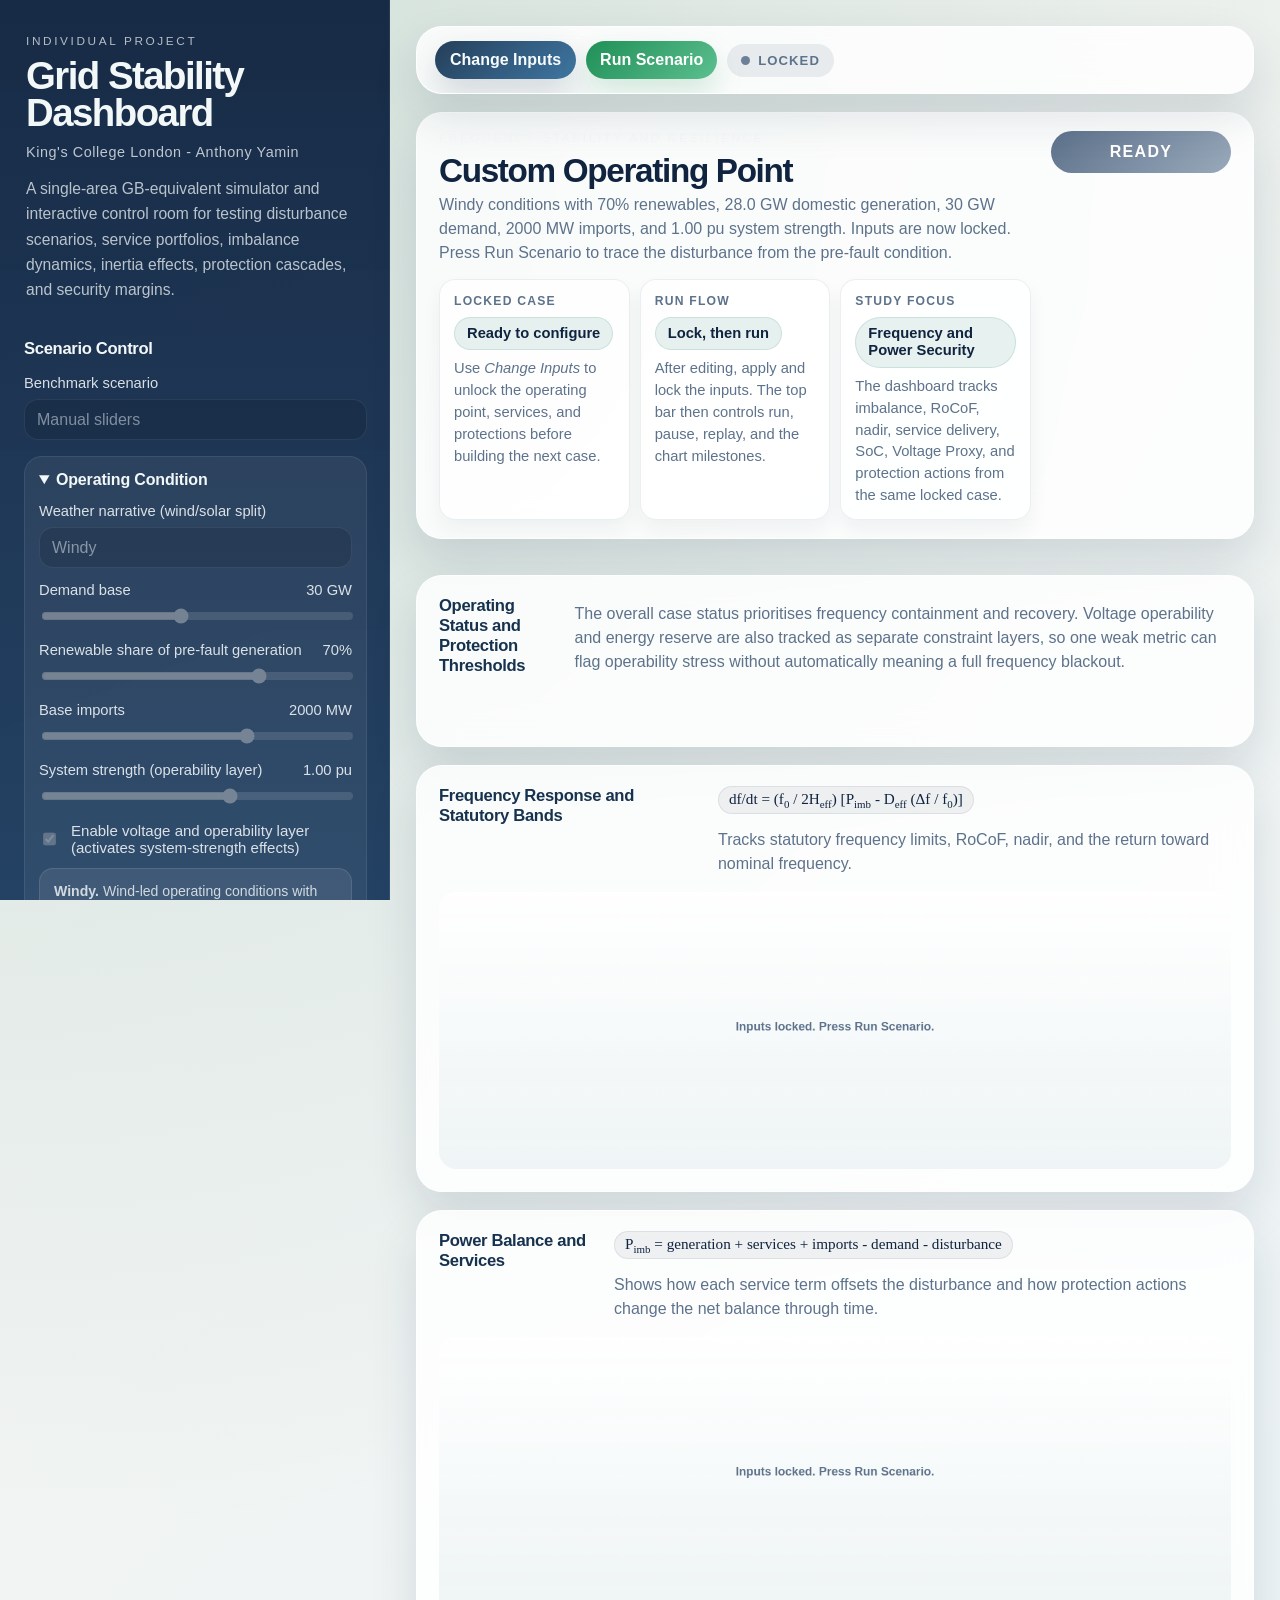
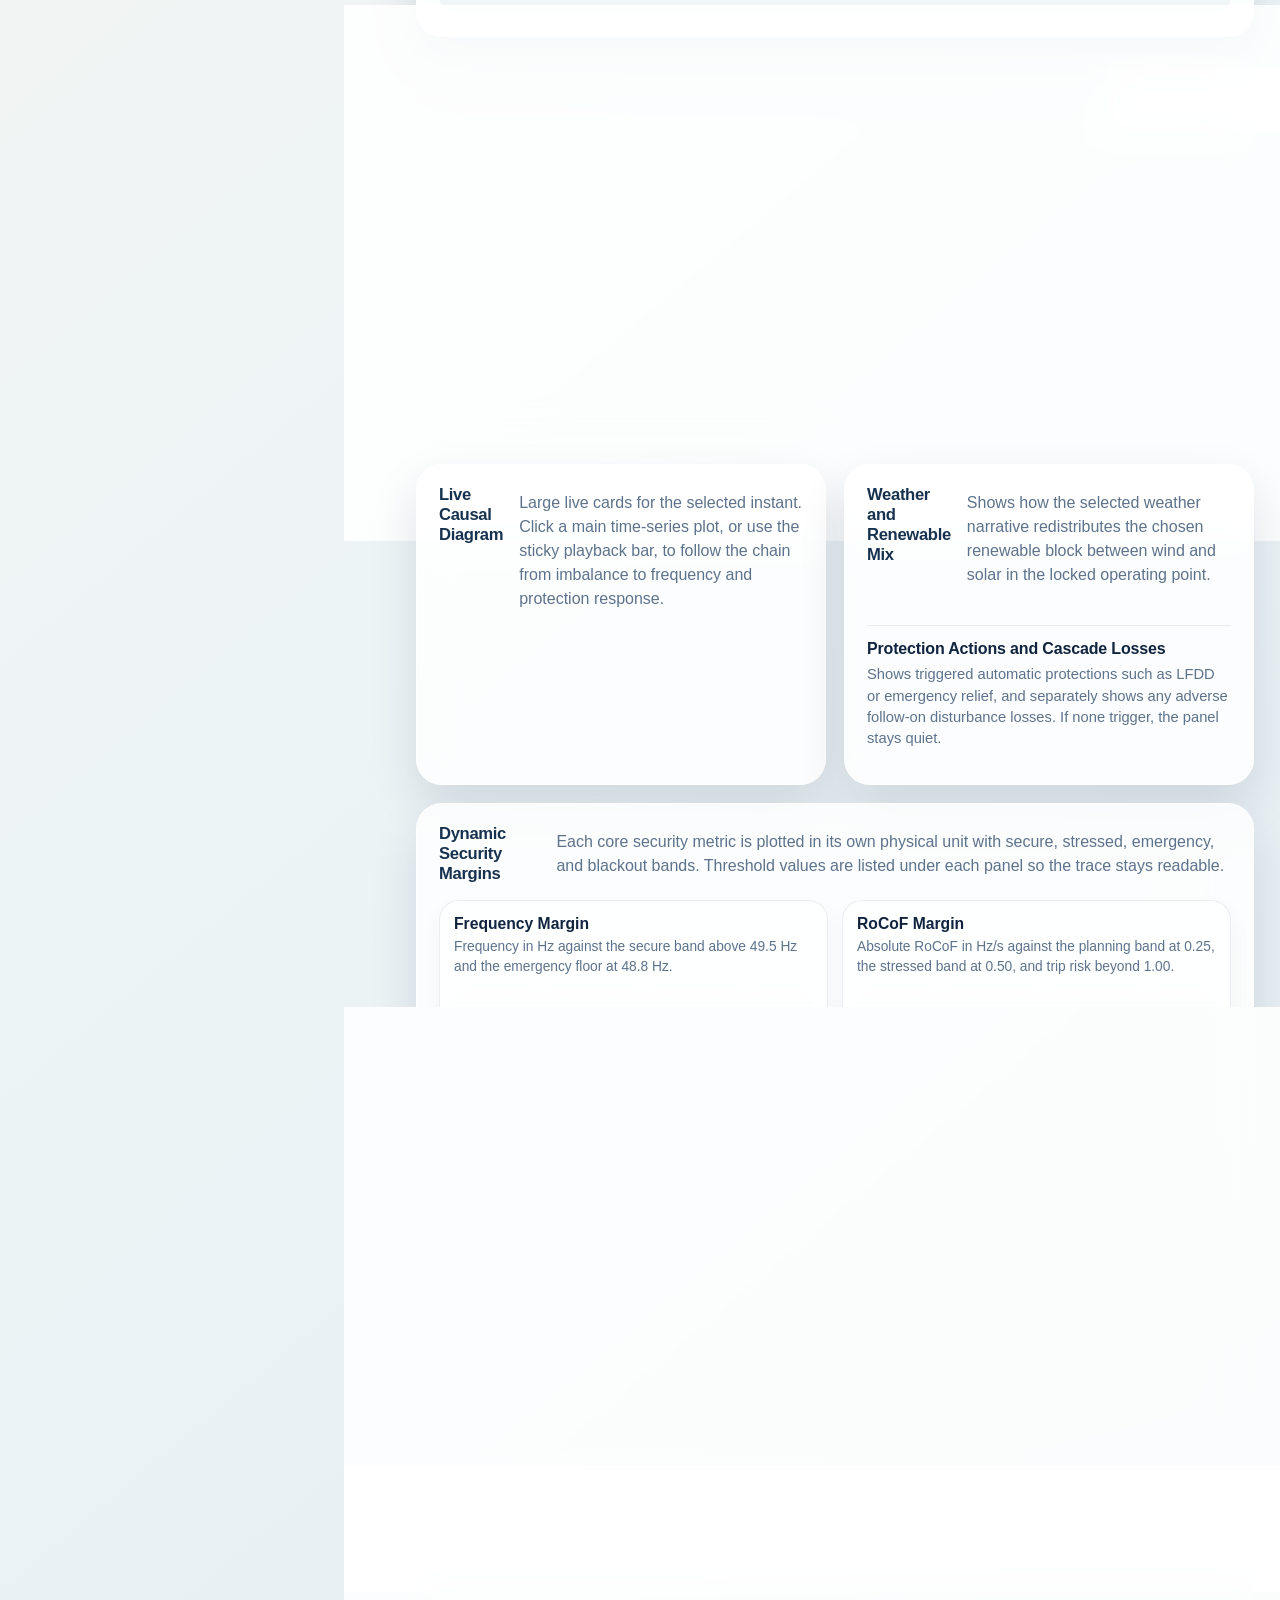
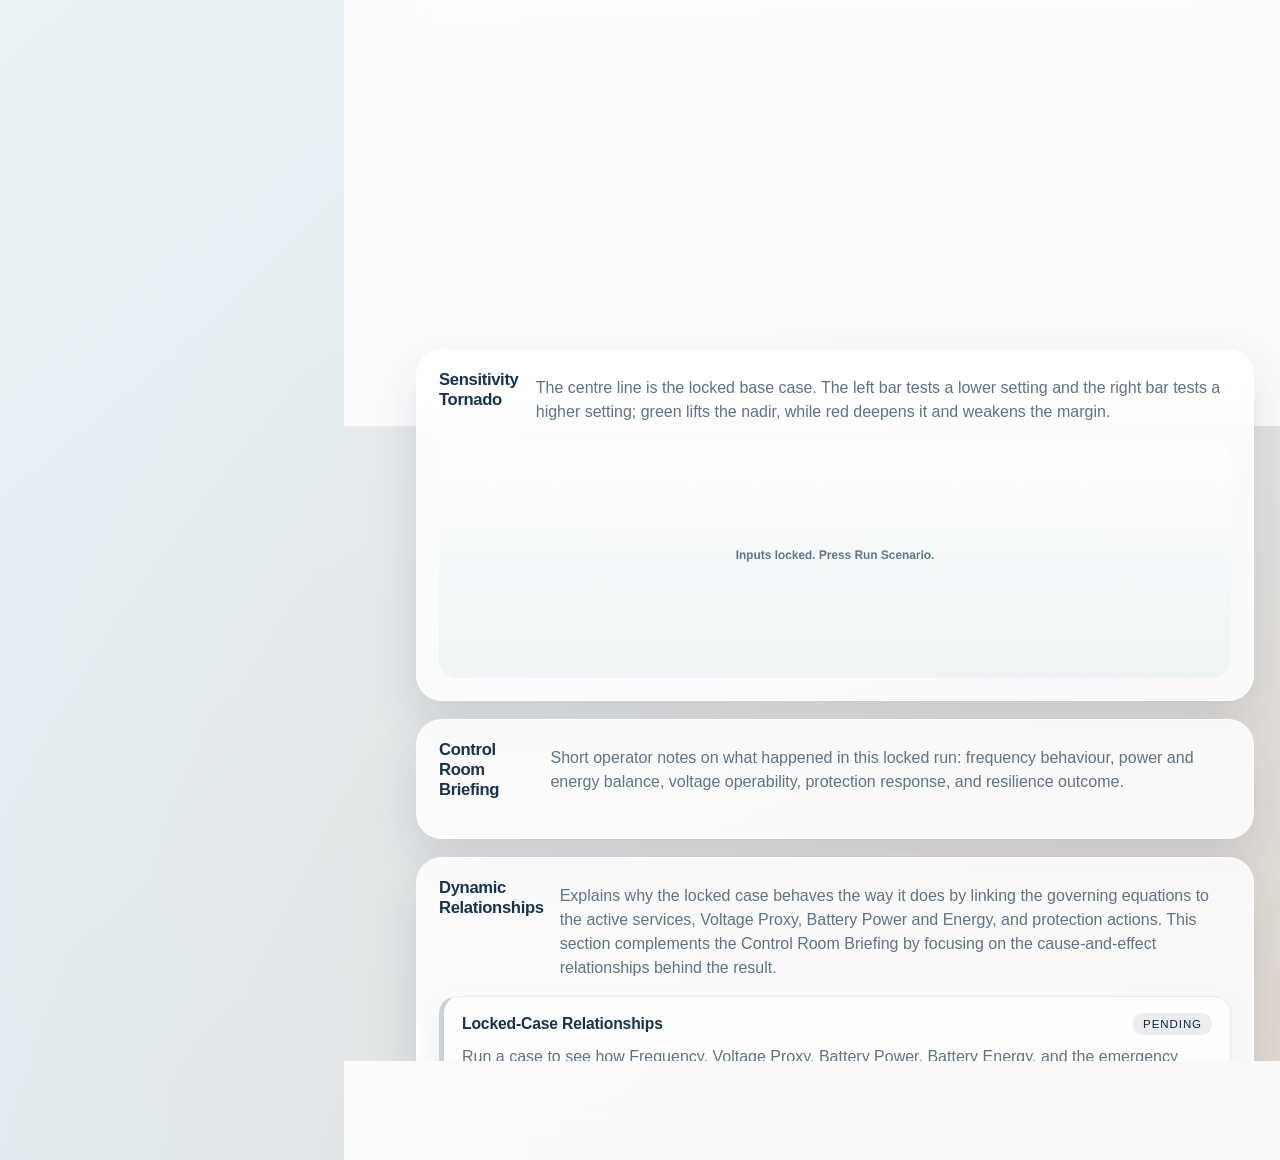
<file: index.html>
<!DOCTYPE html>
<html lang="en">
<head>
  <meta charset="UTF-8">
  <meta name="viewport" content="width=device-width, initial-scale=1.0">
  <title>Grid Stability Dashboard</title>
  <link rel="stylesheet" href="./styles.css">
</head>
<body>
  <div class="dashboard-shell">
    <aside class="sidebar">
      <div class="brand-block">
        <p class="eyebrow">Individual Project</p>
        <h1>Grid Stability Dashboard</h1>
        <p class="brand-meta">King's College London - Anthony Yamin</p>
        <p class="lede">
          A single-area GB-equivalent simulator and interactive control room for testing
          disturbance scenarios, service portfolios, imbalance dynamics, inertia effects,
          protection cascades, and security margins.
        </p>
      </div>

      <section class="control-panel">
        <div class="panel-header">
          <h2>Scenario Control</h2>
        </div>

        <div class="control-group">
          <label for="scenarioPreset">Benchmark scenario</label>
          <select id="scenarioPreset"></select>
        </div>

        <details class="control-section" open>
          <summary>Operating Condition</summary>
          <div class="control-grid">
            <div class="control-group">
              <label for="weather">Weather narrative (wind/solar split)</label>
              <select id="weather">
                <option value="calm">Calm</option>
                <option value="sunny">Sunny</option>
                <option value="windy">Windy</option>
                <option value="gusty">Gusty</option>
                <option value="storm_2019">Storm / 9 Aug 2019</option>
              </select>
            </div>

            <div class="control-group">
              <label for="demandGW">Demand base <span data-output="demandGW"></span></label>
              <input id="demandGW" type="range" min="18" max="45" step="1">
            </div>

            <div class="control-group">
              <label for="resShare">Renewable share of pre-fault generation <span data-output="resShare"></span></label>
              <input id="resShare" type="range" min="0.10" max="0.95" step="0.01">
            </div>

            <div class="control-group">
              <label for="importsMW">Base imports <span data-output="importsMW"></span></label>
              <input id="importsMW" type="range" min="0" max="3000" step="50">
            </div>

            <div class="control-group">
              <label for="systemStrength">System strength (operability layer) <span data-output="systemStrength"></span></label>
              <input id="systemStrength" type="range" min="0.45" max="1.35" step="0.01">
            </div>

            <label class="toggle-row">
              <input id="enableVoltageLayer" type="checkbox">
              <span>Enable voltage and operability layer (activates system-strength effects)</span>
            </label>
          </div>
          <div id="weatherSummary" class="inline-note"></div>
        </details>

        <details class="control-section" open>
          <summary>Disturbance Event</summary>
          <div class="control-grid">
            <div class="control-group">
              <label for="lossMW">Disturbance size <span data-output="lossMW"></span></label>
              <input id="lossMW" type="range" min="500" max="3000" step="50">
            </div>

            <div class="control-group">
              <label for="eventType">Disturbance type</label>
              <select id="eventType">
                <option value="step">Generator trip</option>
                <option value="windStep">Wind output loss</option>
                <option value="solarStep">Solar output loss</option>
                <option value="aug2019">9 Aug 2019 scripted event</option>
              </select>
            </div>

            <div class="control-group retired-control">
              <label for="rampDuration">Ramp duration <span data-output="rampDuration"></span></label>
              <input id="rampDuration" type="range" min="10" max="120" step="5">
            </div>

            <div class="control-group">
              <label for="tFault">Event start <span data-output="tFault"></span></label>
              <input id="tFault" type="range" min="5" max="40" step="1">
            </div>

            <label class="toggle-row">
              <input id="enableLfdd" type="checkbox">
              <span>Arm automatic low-frequency demand disconnection</span>
            </label>

            <div class="control-group">
              <label for="lfddStage1MW">LFDD first-stage shed <span data-output="lfddStage1MW"></span></label>
              <input id="lfddStage1MW" type="range" min="0" max="1500" step="25">
            </div>

            <label class="toggle-row">
              <input id="enableVoltageRelief" type="checkbox">
              <span>Arm Under-Voltage Emergency Relief</span>
            </label>

            <div class="control-group">
              <label for="voltageReliefMW">Voltage-Relief Shed Block <span data-output="voltageReliefMW"></span></label>
              <input id="voltageReliefMW" type="range" min="0" max="1500" step="25">
            </div>

            <label class="toggle-row">
              <input id="enableReserveRelief" type="checkbox">
              <span>Arm Reserve-Floor Emergency Relief</span>
            </label>

            <div class="control-group">
              <label for="reserveReliefMW">Reserve-Relief Block <span data-output="reserveReliefMW"></span></label>
              <input id="reserveReliefMW" type="range" min="0" max="1500" step="25">
            </div>

            <label class="toggle-row">
              <input id="enableEmbeddedTrips" type="checkbox">
              <span>Allow Adverse Follow-On Disturbance Loss</span>
            </label>

            <div class="control-group">
              <label for="embeddedTripMW">Follow-On Disturbance Block <span data-output="embeddedTripMW"></span></label>
              <input id="embeddedTripMW" type="range" min="0" max="600" step="25">
            </div>
          </div>
          <div id="eventSummary" class="inline-note"></div>
        </details>

        <details class="control-section" open>
          <summary>Services and Constraints</summary>
          <div class="control-grid">
            <div class="control-group">
              <label for="portfolioPreset">Portfolio benchmark</label>
              <select id="portfolioPreset"></select>
            </div>

            <label class="toggle-row">
              <input id="useBess" type="checkbox">
              <span>Enable Battery Support</span>
            </label>

            <div class="control-group">
              <label for="bessMW">BESS power <span data-output="bessMW"></span></label>
              <input id="bessMW" type="range" min="0" max="2000" step="50">
            </div>

            <div class="control-group">
              <label for="bessMWh">BESS energy <span data-output="bessMWh"></span></label>
              <input id="bessMWh" type="range" min="0" max="4000" step="25">
            </div>

            <div class="control-group">
              <label for="bessSoC0">Initial SoC <span data-output="bessSoC0"></span></label>
              <input id="bessSoC0" type="range" min="0.10" max="0.90" step="0.01">
            </div>

            <div class="control-group">
              <label for="govMW">Governor Headroom <span data-output="govMW"></span></label>
              <input id="govMW" type="range" min="0" max="2500" step="50">
            </div>

            <div class="control-group">
              <label for="headroomPct">RES headroom <span data-output="headroomPct"></span></label>
              <input id="headroomPct" type="range" min="0" max="0.15" step="0.005">
            </div>

            <div class="control-group">
              <label for="drMW">Demand Response <span data-output="drMW"></span></label>
              <input id="drMW" type="range" min="0" max="1500" step="50">
            </div>

            <label class="toggle-row">
              <input id="useSyncon" type="checkbox">
              <span>Enable Synchronous Condenser</span>
            </label>

            <div class="control-group">
              <label for="synconH">SynCon inertia <span data-output="synconH"></span></label>
              <input id="synconH" type="range" min="0" max="2.5" step="0.05">
            </div>

            <label class="toggle-row">
              <input id="useGfm" type="checkbox">
              <span>Enable Grid-Forming Support</span>
            </label>

            <div class="control-group">
              <label for="gfmD">GFM damping <span data-output="gfmD"></span></label>
              <input id="gfmD" type="range" min="0" max="1.2" step="0.05">
            </div>

            <label class="toggle-row">
              <input id="useImportSupport" type="checkbox">
              <span>Enable Import Response Support</span>
            </label>

            <div class="control-group">
              <label for="importResponseMW">Import Response Support <span data-output="importResponseMW"></span></label>
              <input id="importResponseMW" type="range" min="0" max="1200" step="50">
            </div>
          </div>
          <div id="serviceSummary" class="inline-note"></div>
        </details>

        <details class="control-section">
          <summary>Simulation Setup</summary>
          <div class="control-grid">
            <div class="control-group">
              <label for="duration">Duration <span data-output="duration"></span></label>
              <input id="duration" type="range" min="120" max="600" step="30">
            </div>

            <div class="control-group">
              <label for="dt">Timestep <span data-output="dt"></span></label>
              <input id="dt" type="range" min="0.02" max="0.10" step="0.01">
            </div>
          </div>
          <div class="inline-note">Timestep controls the numerical resolution. Smaller values make the transient smoother and slower to compute; larger values run faster but can hide sub-second detail.</div>
        </details>

        <div class="legend-box">
          <h3>Model Boundary</h3>
          <p>
            Frequency and energy balance are modelled explicitly. Voltage is a system-strength proxy for
            operability context, not a full reactive-power or power-flow solution.
          </p>
        </div>
      </section>
    </aside>

    <main class="main-stage">
      <section class="jump-panel player-bar">
        <div class="jump-group">
          <button id="setInputsButton" class="primary-button" type="button">Change Inputs</button>
          <button id="playButton" type="button" class="jump-button">Run Scenario</button>
          <button id="resetPlayback" type="button" class="jump-button">Reset to pre-fault</button>
          <button id="milestonePrimary" type="button" class="jump-button">Fault</button>
          <button id="milestoneSecondary" type="button" class="jump-button">Max RoCoF</button>
          <button id="milestoneTertiary" type="button" class="jump-button">Nadir</button>
          <span id="playStatePill" class="play-state">Locked</span>
        </div>
        <div class="player-track">
          <input id="timelineScrubber" type="range" min="0" max="1000" step="1" value="0">
          <div class="focus-readout" id="focusReadout">Focus: --</div>
          <div id="focusMetrics" class="focus-metrics"></div>
        </div>
      </section>

      <header class="hero-panel">
        <div>
          <p class="eyebrow">Frequency Stability and Resilience</p>
          <h2 id="scenarioTitle">Loading scenario</h2>
          <p id="scenarioSubtitle" class="subtitle"></p>
          <div id="statusDefinition" class="hero-summary"></div>
        </div>
        <div class="status-cluster">
          <div class="status-pill" id="statusPill">RUNNING</div>
        </div>
      </header>

      <section class="kpi-grid" id="kpiGrid"></section>

      <section class="panel summary-panel">
        <div class="panel-head">
          <h3>Operating Status and Protection Thresholds</h3>
          <p>The overall case status prioritises frequency containment and recovery. Voltage operability and energy reserve are also tracked as separate constraint layers, so one weak metric can flag operability stress without automatically meaning a full frequency blackout.</p>
        </div>
        <div id="statusGuide" class="status-guide"></div>
        <div id="limitRows" class="limit-stack limit-stack-top"></div>
      </section>

      <section class="content-grid">
        <article class="panel chart-panel span-2">
          <div class="panel-head">
            <h3>Frequency Response and Statutory Bands</h3>
            <div class="chart-intro">
              <div class="equation-row"><span class="equation">df/dt = (f<sub>0</sub> / 2H<sub>eff</sub>) [P<sub>imb</sub> - D<sub>eff</sub> (&Delta;f / f<sub>0</sub>)]</span></div>
              <p class="chart-note">Tracks statutory frequency limits, RoCoF, nadir, and the return toward nominal frequency.</p>
            </div>
          </div>
          <canvas id="frequencyChart" width="1200" height="420"></canvas>
        </article>

        <article class="panel span-2">
          <div class="panel-head">
            <h3>Power Balance and Services</h3>
            <div class="chart-intro">
              <div class="equation-row"><span class="equation">P<sub>imb</sub> = generation + services + imports - demand - disturbance</span></div>
              <p class="chart-note">Shows how each service term offsets the disturbance and how protection actions change the net balance through time.</p>
            </div>
          </div>
          <canvas id="powerChart" width="1200" height="420"></canvas>
        </article>

        <article class="panel span-2">
          <div class="panel-head">
            <h3>State of Charge and Voltage Resilience</h3>
            <p>Tracks battery energy against the reserve floor and the system-strength voltage proxy against its warning band, using separate axes for clarity.</p>
          </div>
          <canvas id="stateChart" width="1200" height="420"></canvas>
        </article>

        <article class="panel">
          <div class="panel-head">
            <h3>Live Causal Diagram</h3>
            <p>Large live cards for the selected instant. Click a main time-series plot, or use the sticky playback bar, to follow the chain from imbalance to frequency and protection response.</p>
          </div>
          <div id="causalDiagram" class="diagram-grid"></div>
        </article>

        <article class="panel">
          <div class="panel-head">
            <h3>Weather and Renewable Mix</h3>
            <p>Shows how the selected weather narrative redistributes the chosen renewable block between wind and solar in the locked operating point.</p>
          </div>
          <div id="mixSummary" class="mix-summary"></div>
          <div class="subpanel-head cascade-head">
            <h4>Protection Actions and Cascade Losses</h4>
            <p>Shows triggered automatic protections such as LFDD or emergency relief, and separately shows any adverse follow-on disturbance losses. If none trigger, the panel stays quiet.</p>
          </div>
          <div id="cascadeSummary" class="cascade-summary"></div>
        </article>

        <article class="panel span-2">
          <div class="panel-head">
            <h3>Dynamic Security Margins</h3>
              <p>Each core security metric is plotted in its own physical unit with secure, stressed, emergency, and blackout bands. Threshold values are listed under each panel so the trace stays readable.</p>
          </div>
          <div class="margin-grid">
            <div class="margin-card">
              <div class="margin-card-head">
                <h4>Frequency Margin</h4>
                <p>Frequency in Hz against the secure band above 49.5 Hz and the emergency floor at 48.8 Hz.</p>
              </div>
              <canvas id="marginFrequencyChart" width="580" height="250"></canvas>
                <div class="margin-card-scale"><span>Blackout 48.6</span><span>Emergency 48.8</span><span>Secure 49.5+</span></div>
            </div>
            <div class="margin-card">
              <div class="margin-card-head">
                <h4>RoCoF Margin</h4>
                <p>Absolute RoCoF in Hz/s against the planning band at 0.25, the stressed band at 0.50, and trip risk beyond 1.00.</p>
              </div>
              <canvas id="marginRoCoFChart" width="580" height="250"></canvas>
              <div class="margin-card-scale"><span>Planning 0.25</span><span>Stressed 0.50</span><span>Trip 1.00</span></div>
            </div>
            <div class="margin-card">
              <div class="margin-card-head">
                <h4>Voltage Operability</h4>
                <p>Voltage proxy in pu, showing weak-grid warning below 0.95 pu and hard operability stress below 0.92 pu.</p>
              </div>
              <canvas id="marginVoltageChart" width="580" height="250"></canvas>
                <div class="margin-card-scale"><span>Emergency 0.92</span><span>Weak 0.95</span><span>Healthy &gt;0.95</span></div>
            </div>
            <div class="margin-card">
              <div class="margin-card-head">
                <h4>Energy Reserve</h4>
                <p>Battery state of charge in percent, read against the healthy reserve band above 20% and the reserve floor at 10%.</p>
              </div>
              <canvas id="marginEnergyChart" width="580" height="250"></canvas>
                <div class="margin-card-scale"><span>Emergency 10%</span><span>Healthy 20%</span><span>Reserve &gt;20%</span></div>
            </div>
          </div>
        </article>

        <article class="panel span-2">
          <div class="panel-head">
            <h3>Operating Map</h3>
            <p>This map re-simulates the locked service fleet across renewable share and disturbance size using the current disturbance type. The exact locked case is inserted into the sweep axes, so the highlighted cell matches the same case shown in the main plots and thresholds.</p>
          </div>
          <canvas id="heatmapChart" width="1200" height="420"></canvas>
        </article>

        <article class="panel span-2">
          <div class="panel-head">
            <h3>Sensitivity Tornado</h3>
            <p>The centre line is the locked base case. The left bar tests a lower setting and the right bar tests a higher setting; green lifts the nadir, while red deepens it and weakens the margin.</p>
          </div>
          <canvas id="sensitivityChart" width="1200" height="360"></canvas>
        </article>

        <article class="panel span-2">
          <div class="panel-head">
            <h3>Control Room Briefing</h3>
            <p>Short operator notes on what happened in this locked run: frequency behaviour, power and energy balance, voltage operability, protection response, and resilience outcome.</p>
          </div>
          <div id="insightList" class="insight-list"></div>
        </article>

        <article class="panel span-2">
          <div class="panel-head">
            <h3>Dynamic Relationships</h3>
            <p>Explains why the locked case behaves the way it does by linking the governing equations to the active services, Voltage Proxy, Battery Power and Energy, and protection actions. This section complements the Control Room Briefing by focusing on the cause-and-effect relationships behind the result.</p>
          </div>
          <div id="relationshipList" class="relationship-grid"></div>
        </article>
      </section>
    </main>
  </div>

    <script src="./model.js?v=20260408g"></script>
    <script src="./app.js?v=20260408g"></script>
  </body>
</html>
</file>
<file: styles.css>
:root {
  --bg-ink: #10233f;
  --bg-deep: #18385c;
  --bg-soft: #f5efe6;
  --bg-wash: #dfe9ef;
  --card: rgba(255, 255, 255, 0.84);
  --card-strong: rgba(255, 255, 255, 0.94);
  --line: rgba(16, 35, 63, 0.12);
  --text: #16324f;
  --muted: #5d728b;
  --accent: #157a6e;
  --accent-2: #f4a261;
  --danger: #c44536;
  --danger-deep: #7b2d26;
  --pass: #1f8f57;
  --warn: #d9912a;
  --sky: #2f6b9a;
  --shadow: 0 22px 48px rgba(16, 35, 63, 0.12);
  --radius-lg: 26px;
  --radius-md: 18px;
  --radius-sm: 12px;
  --font-sans: "Aptos", "Segoe UI Variable Text", "Trebuchet MS", sans-serif;
  --font-display: "Aptos Display", "Segoe UI Variable Display", "Trebuchet MS", sans-serif;
  --font-mono: "Consolas", "Lucida Console", monospace;
}

* {
  box-sizing: border-box;
}

html,
body {
  margin: 0;
  min-height: 100%;
}

body {
  font-family: var(--font-sans);
  color: var(--text);
  background:
    radial-gradient(circle at top left, rgba(21, 122, 110, 0.18), transparent 34%),
    radial-gradient(circle at bottom right, rgba(244, 162, 97, 0.22), transparent 30%),
    linear-gradient(140deg, #f7f4ee 0%, #edf4f6 48%, #dce7ee 100%);
}

button,
input,
select {
  font: inherit;
}

.dashboard-shell {
  display: grid;
  grid-template-columns: minmax(320px, 390px) 1fr;
  min-height: 100vh;
}

.sidebar {
  position: sticky;
  top: 0;
  align-self: start;
  height: 100vh;
  overflow-y: auto;
  padding: 28px 22px 28px 24px;
  background:
    linear-gradient(180deg, rgba(16, 35, 63, 0.96), rgba(24, 56, 92, 0.94)),
    linear-gradient(160deg, rgba(21, 122, 110, 0.12), rgba(244, 162, 97, 0.1));
  color: #f2f7f8;
  border-right: 1px solid rgba(255, 255, 255, 0.08);
}

.brand-block {
  padding: 6px 2px 18px;
}

.eyebrow {
  margin: 0 0 10px;
  font-size: 0.74rem;
  letter-spacing: 0.22em;
  text-transform: uppercase;
  color: rgba(242, 247, 248, 0.72);
}

.brand-block h1,
.hero-panel h2 {
  margin: 0;
  font-family: var(--font-display);
  font-weight: 800;
  letter-spacing: -0.04em;
  line-height: 0.96;
}

.brand-block h1 {
  font-size: clamp(2rem, 3vw, 3rem);
}

.lede {
  margin: 16px 0 0;
  color: rgba(242, 247, 248, 0.74);
  line-height: 1.62;
  font-size: 0.98rem;
}

.brand-meta {
  margin: 12px 0 0;
  color: rgba(242, 247, 248, 0.76);
  font-size: 0.9rem;
  letter-spacing: 0.04em;
}

.control-panel {
  margin-top: 18px;
  display: grid;
  gap: 16px;
}

.panel-header,
.panel-head,
.hero-panel,
.jump-panel {
  display: flex;
  justify-content: space-between;
  gap: 16px;
  align-items: flex-start;
}

.panel-header h2,
.panel-head h3 {
  margin: 0;
  font-family: var(--font-display);
  font-size: 1.04rem;
  letter-spacing: -0.02em;
}

.panel-head p,
.subtitle,
.focus-readout,
.legend-box p,
.panel-head p {
  margin: 6px 0 0;
  color: var(--muted);
  line-height: 1.5;
}

.control-group,
.control-section,
.legend-box {
  background: rgba(255, 255, 255, 0.06);
  border: 1px solid rgba(255, 255, 255, 0.08);
  border-radius: var(--radius-md);
  padding: 14px 14px 16px;
}

.retired-control {
  display: none;
}

.control-section summary {
  cursor: pointer;
  font-weight: 700;
  letter-spacing: -0.01em;
}

.control-section[open] summary {
  margin-bottom: 14px;
}

.control-grid {
  display: grid;
  gap: 14px;
}

.control-group {
  padding: 0;
  border: 0;
  background: transparent;
}

.control-group label,
.legend-box h3 {
  display: flex;
  justify-content: space-between;
  gap: 12px;
  margin-bottom: 8px;
  font-size: 0.92rem;
  color: rgba(242, 247, 248, 0.88);
}

.control-group.is-disabled label {
  color: rgba(242, 247, 248, 0.46);
}

.control-group select,
.control-group input[type="range"] {
  width: 100%;
}

.control-group select {
  appearance: none;
  border: 1px solid rgba(255, 255, 255, 0.16);
  border-radius: 14px;
  background: rgba(7, 16, 31, 0.34);
  color: #f7fafb;
  padding: 11px 12px;
}

.control-group input[type="range"] {
  accent-color: var(--accent-2);
}

.control-group select:disabled,
.control-group input[type="range"]:disabled,
.toggle-row input:disabled {
  opacity: 0.45;
  cursor: not-allowed;
  filter: saturate(0.7);
}

.toggle-row {
  display: flex;
  align-items: center;
  gap: 12px;
  color: rgba(242, 247, 248, 0.88);
  font-size: 0.94rem;
}

.toggle-row.is-disabled {
  opacity: 0.5;
}

.toggle-row input {
  width: 18px;
  height: 18px;
}

.inline-note {
  margin-top: 12px;
  padding: 12px 14px;
  border-radius: 14px;
  background: rgba(255, 255, 255, 0.08);
  border: 1px solid rgba(255, 255, 255, 0.1);
  color: rgba(242, 247, 248, 0.82);
  line-height: 1.5;
  font-size: 0.88rem;
}

.header-actions {
  display: flex;
  gap: 10px;
}

.primary-button,
.ghost-button,
.jump-button {
  border-radius: 999px;
  border: 0;
  cursor: pointer;
  transition: transform 0.18s ease, box-shadow 0.18s ease, background 0.18s ease;
}

.primary-button,
.ghost-button {
  padding: 10px 15px;
  white-space: nowrap;
}

.primary-button {
  background: linear-gradient(135deg, var(--accent-2), #ffcc8b);
  color: #2c1d0b;
  box-shadow: 0 14px 28px rgba(244, 162, 97, 0.24);
  font-weight: 700;
}

.primary-button.is-dirty {
  background: linear-gradient(135deg, #f4a261, #f06f5b);
  color: white;
  box-shadow: 0 16px 32px rgba(196, 69, 54, 0.22);
}

.primary-button:disabled {
  opacity: 0.7;
  cursor: not-allowed;
  transform: none;
}

.ghost-button {
  background: rgba(255, 255, 255, 0.12);
  color: #f7fafb;
  border: 1px solid rgba(255, 255, 255, 0.12);
}

.primary-button:hover,
.ghost-button:hover,
.jump-button:hover {
  transform: translateY(-1px);
}

.legend-box {
  background: rgba(244, 162, 97, 0.12);
  border-color: rgba(244, 162, 97, 0.2);
}

.legend-box h3 {
  margin: 0 0 10px;
  color: #fff7ef;
}

.main-stage {
  padding: 26px;
  display: grid;
  gap: 18px;
}

.hero-panel,
.panel,
.jump-panel {
  background: var(--card);
  border: 1px solid rgba(255, 255, 255, 0.66);
  box-shadow: var(--shadow);
  border-radius: var(--radius-lg);
  backdrop-filter: blur(18px);
}

.hero-panel {
  display: grid;
  grid-template-columns: minmax(0, 1fr) auto;
  gap: 20px;
  align-items: start;
  padding: 18px 22px;
}

.hero-panel h2 {
  font-size: clamp(1.9rem, 2.6vw, 2.8rem);
  color: var(--bg-ink);
}

.status-cluster {
  display: grid;
  justify-items: end;
  gap: 6px;
  align-content: start;
}

.status-pill {
  padding: 12px 18px;
  border-radius: 999px;
  font-weight: 800;
  letter-spacing: 0.08em;
  text-transform: uppercase;
  color: white;
  background: linear-gradient(135deg, var(--accent), #3aa898);
  min-width: 180px;
  text-align: center;
}

.hero-summary {
  margin-top: 14px;
}

.hero-summary-grid {
  display: grid;
  grid-template-columns: repeat(auto-fit, minmax(180px, 1fr));
  gap: 10px;
}

.hero-summary-card {
  padding: 12px 14px;
  border-radius: 16px;
  background: rgba(255, 255, 255, 0.74);
  border: 1px solid rgba(22, 50, 79, 0.08);
  box-shadow: 0 10px 20px rgba(16, 35, 63, 0.05);
}

.hero-summary-card strong {
  display: block;
  margin-bottom: 6px;
  font-size: 0.76rem;
  letter-spacing: 0.1em;
  text-transform: uppercase;
  color: var(--muted);
}

.hero-summary-card span {
  display: block;
  color: var(--bg-ink);
  line-height: 1.45;
}

.hero-summary-card p {
  margin: 8px 0 0;
  color: var(--muted);
  line-height: 1.48;
}

.hero-metric {
  display: inline-flex;
  align-items: center;
  padding: 7px 12px;
  border-radius: 999px;
  background: rgba(21, 122, 110, 0.10);
  border: 1px solid rgba(21, 122, 110, 0.14);
  color: var(--bg-ink);
  font-weight: 700;
  line-height: 1.2;
}

.status-definition,
.hero-summary {
  margin: 0;
  color: var(--muted);
  line-height: 1.55;
  font-size: 0.92rem;
}

.hero-summary {
  margin-top: 14px;
}

.status-notes {
  margin: 0;
  padding: 0;
  list-style: none;
  display: grid;
  gap: 8px;
}

.status-notes li {
  position: relative;
  padding: 10px 12px;
  border-radius: 14px;
  background: rgba(255, 255, 255, 0.62);
  border: 1px solid rgba(22, 50, 79, 0.08);
  box-shadow: 0 10px 20px rgba(16, 35, 63, 0.04);
}

.status-notes strong {
  color: var(--bg-ink);
}

.status-note-operational {
  border-left: 4px solid rgba(21, 122, 110, 0.64);
}

.status-note-planning {
  border-left: 4px solid rgba(47, 107, 154, 0.55);
}

.status-note-read {
  border-left: 4px solid rgba(217, 145, 42, 0.60);
}

.kpi-grid {
  display: grid;
  gap: 14px;
  grid-template-columns: repeat(auto-fit, minmax(160px, 1fr));
}

.kpi-card {
  background: var(--card-strong);
  border: 1px solid rgba(22, 50, 79, 0.08);
  border-radius: 22px;
  padding: 18px 18px 20px;
  box-shadow: 0 14px 32px rgba(16, 35, 63, 0.08);
}

.kpi-card .label {
  margin: 0 0 8px;
  font-size: 0.86rem;
  font-weight: 800;
  letter-spacing: 0.02em;
  color: var(--bg-ink);
}

.kpi-card .value {
  margin: 0;
  font-family: var(--font-display);
  font-size: 2rem;
  font-weight: 800;
  letter-spacing: -0.04em;
  color: var(--bg-ink);
}

.kpi-card .detail {
  margin: 8px 0 0;
  color: var(--muted);
  line-height: 1.45;
  font-size: 0.92rem;
}

.jump-panel {
  padding: 14px 18px;
  align-items: stretch;
}

.player-bar {
  position: sticky;
  top: 12px;
  z-index: 8;
  display: grid;
  grid-template-columns: 1fr;
  gap: 12px;
  overflow: hidden;
}

.jump-group {
  display: flex;
  flex-wrap: wrap;
  gap: 10px;
  align-items: center;
}

.player-track {
  display: grid;
  grid-template-columns: minmax(280px, 1fr) minmax(420px, 1.5fr);
  grid-template-areas:
    "scrubber scrubber"
    "readout metrics";
  gap: 12px 18px;
  align-items: start;
  min-width: 0;
}

.focus-metrics {
  grid-area: metrics;
  display: grid;
  grid-template-columns: repeat(auto-fit, minmax(138px, 1fr));
  gap: 8px;
}

.focus-readout {
  grid-area: readout;
  margin: 0;
  padding: 6px 0;
}

.focus-chip {
  display: grid;
  gap: 4px;
  align-content: center;
  padding: 9px 12px;
  border-radius: 16px;
  background: rgba(16, 35, 63, 0.06);
  border: 1px solid rgba(16, 35, 63, 0.08);
  color: var(--bg-ink);
  font-size: 0.86rem;
  min-height: 52px;
}

.focus-chip strong {
  text-transform: uppercase;
  letter-spacing: 0.08em;
  font-size: 0.68rem;
  color: var(--muted);
}

.focus-chip span {
  font-weight: 700;
  line-height: 1.2;
}

.player-track input[type="range"] {
  grid-area: scrubber;
  width: 100%;
  accent-color: var(--accent);
}

.player-track input[type="range"]:disabled {
  opacity: 0.45;
  cursor: not-allowed;
}

.jump-button {
  padding: 10px 14px;
  background: rgba(16, 35, 63, 0.06);
  color: var(--bg-ink);
  font-weight: 700;
}

.primary-button.is-change-mode {
  background: linear-gradient(135deg, rgba(22, 50, 79, 0.94), rgba(47, 107, 154, 0.92));
  color: #f6fbfd;
  box-shadow: 0 16px 32px rgba(22, 50, 79, 0.18);
}

.jump-button.action-run {
  background: linear-gradient(135deg, var(--pass), #5cbf8f);
  color: white;
  box-shadow: 0 14px 28px rgba(31, 143, 87, 0.18);
}

.jump-button.action-pause {
  background: linear-gradient(135deg, var(--accent-2), #efbe72);
  color: #39230d;
  box-shadow: 0 14px 28px rgba(244, 162, 97, 0.18);
}

.jump-button.action-replay {
  background: linear-gradient(135deg, rgba(47, 107, 154, 0.92), rgba(22, 50, 79, 0.92));
  color: #f5fbfc;
  box-shadow: 0 14px 28px rgba(22, 50, 79, 0.16);
}

.jump-button.action-reset {
  background: rgba(16, 35, 63, 0.08);
  color: var(--muted);
  border: 1px solid rgba(16, 35, 63, 0.10);
}

.jump-button:disabled {
  opacity: 0.55;
  cursor: not-allowed;
  transform: none;
}

.play-state {
  display: inline-flex;
  align-items: center;
  gap: 8px;
  padding: 9px 14px;
  border-radius: 999px;
  font-size: 0.82rem;
  font-weight: 800;
  letter-spacing: 0.08em;
  text-transform: uppercase;
  background: rgba(16, 35, 63, 0.08);
  color: var(--bg-ink);
}

.play-state::before {
  content: "";
  width: 9px;
  height: 9px;
  border-radius: 999px;
  background: currentColor;
  opacity: 0.88;
}

.state-running {
  background: rgba(31, 143, 87, 0.12);
  color: var(--pass);
}

.state-running::before {
  animation: pulse-live 1.1s ease-in-out infinite;
}

.state-paused {
  background: rgba(22, 50, 79, 0.08);
  color: var(--bg-ink);
}

.state-pending {
  background: rgba(217, 145, 42, 0.12);
  color: var(--warn);
}

.state-working {
  background: rgba(47, 107, 154, 0.12);
  color: var(--sky);
}

.state-locked {
  background: rgba(93, 114, 139, 0.12);
  color: var(--muted);
}

.state-finished {
  background: rgba(21, 122, 110, 0.10);
  color: var(--accent);
}

.state-editing {
  background: rgba(47, 107, 154, 0.12);
  color: var(--sky);
}

.is-hidden {
  display: none !important;
}

.content-grid {
  display: grid;
  gap: 18px;
  grid-template-columns: repeat(2, minmax(0, 1fr));
}

.panel {
  padding: 20px 22px 22px;
}

.span-2 {
  grid-column: span 2;
}

canvas {
  width: 100%;
  height: auto;
  display: block;
  margin-top: 16px;
  border-radius: 18px;
  background:
    linear-gradient(180deg, rgba(255, 255, 255, 0.8), rgba(241, 246, 247, 0.76));
}

.diagram-grid {
  margin-top: 16px;
  display: grid;
  gap: 14px;
}

.diagram-card {
  position: relative;
  display: grid;
  gap: 6px;
  min-height: 138px;
  padding: 16px 18px;
  border-radius: 18px;
  border: 1px solid rgba(16, 35, 63, 0.08);
  background: rgba(255, 255, 255, 0.72);
  box-shadow: 0 12px 24px rgba(16, 35, 63, 0.06);
  transition: transform 0.16s ease, box-shadow 0.16s ease;
}

.diagram-card::after {
  content: "↓";
  position: absolute;
  left: 50%;
  bottom: -18px;
  transform: translateX(-50%);
  color: rgba(22, 50, 79, 0.28);
  font-size: 1.3rem;
}

.diagram-card:last-child::after {
  display: none;
}

.diagram-card h4 {
  margin: 0 0 8px;
  font-size: 0.88rem;
  text-transform: uppercase;
  letter-spacing: 0.12em;
  color: var(--muted);
}

.diagram-card strong {
  display: block;
  font-family: var(--font-display);
  font-size: 1.5rem;
  letter-spacing: -0.04em;
  margin-bottom: 4px;
}

.diagram-card p {
  margin: 0;
  color: var(--muted);
  line-height: 1.45;
}

.diagram-card::after {
  display: none;
}

.limit-stack {
  margin-top: 16px;
  display: grid;
  gap: 12px;
}

.limit-row {
  display: grid;
  gap: 10px;
}

.limit-head {
  display: flex;
  justify-content: space-between;
  flex-wrap: wrap;
  gap: 16px;
  font-size: 0.95rem;
  align-items: center;
}

.limit-caption {
  margin: -2px 0 0;
  color: var(--muted);
  font-size: 0.84rem;
}

.limit-title {
  font-weight: 700;
}

.limit-meta {
  color: var(--bg-ink);
  font-weight: 700;
  padding: 6px 10px;
  border-radius: 999px;
  background: rgba(16, 35, 63, 0.06);
  border: 1px solid rgba(16, 35, 63, 0.08);
}

.limit-bar {
  height: 16px;
  margin-top: 12px;
  border-radius: 999px;
  overflow: hidden;
  background: rgba(16, 35, 63, 0.08);
  position: relative;
}

.limit-band {
  overflow: visible;
}

.limit-marker {
  position: absolute;
  top: -5px;
  width: 3px;
  height: 26px;
  border-radius: 999px;
  background: var(--bg-ink);
  box-shadow: 0 0 0 3px rgba(255, 255, 255, 0.86);
  transform: translateX(-50%);
}

.limit-threshold {
  position: absolute;
  top: -4px;
  width: 2px;
  height: 24px;
  background: rgba(16, 35, 63, 0.34);
  transform: translateX(-50%);
}

.limit-threshold span {
  display: none;
}

.limit-thresholds {
  position: relative;
  height: 46px;
  margin-top: 8px;
}

.limit-threshold-label {
  position: absolute;
  transform: translateX(-50%);
  padding: 3px 8px;
  border-radius: 999px;
  background: rgba(255, 255, 255, 0.88);
  border: 1px solid rgba(16, 35, 63, 0.08);
  color: var(--muted);
  font-size: 0.66rem;
  font-weight: 700;
  white-space: nowrap;
  box-shadow: 0 8px 14px rgba(16, 35, 63, 0.04);
}

.limit-scale {
  display: grid;
  grid-template-columns: repeat(3, minmax(0, 1fr));
  gap: 10px;
  color: var(--muted);
  font-size: 0.76rem;
  margin-top: 10px;
  text-transform: uppercase;
  letter-spacing: 0.08em;
  text-align: center;
}

.limit-scale span:first-child {
  text-align: left;
}

.limit-scale span:last-child {
  text-align: right;
}

.insight-list {
  margin-top: 16px;
  display: grid;
  gap: 12px;
}

.insight-item {
  padding: 16px 18px;
  border-radius: 18px;
  border: 1px solid rgba(16, 35, 63, 0.08);
  background: rgba(255, 255, 255, 0.66);
}

.relationship-grid {
  margin-top: 16px;
  display: grid;
  grid-template-columns: repeat(auto-fit, minmax(240px, 1fr));
  gap: 12px;
}

.relationship-card {
  padding: 16px 18px;
  border-radius: 18px;
  border: 1px solid rgba(16, 35, 63, 0.08);
  background: rgba(255, 255, 255, 0.7);
  box-shadow: 0 10px 24px rgba(16, 35, 63, 0.05);
}

.relationship-head {
  display: flex;
  justify-content: space-between;
  gap: 12px;
  align-items: center;
}

.relationship-head h4 {
  margin: 0;
  font-size: 0.98rem;
  font-family: var(--font-display);
  letter-spacing: -0.01em;
}

.relationship-card p {
  margin: 10px 0 0;
  color: var(--muted);
  line-height: 1.55;
}

.insight-item h4 {
  margin: 0 0 8px;
  font-size: 0.92rem;
  text-transform: uppercase;
  letter-spacing: 0.12em;
  color: var(--muted);
}

.insight-item p {
  margin: 0;
  line-height: 1.6;
}

.summary-panel {
  display: grid;
  gap: 16px;
}

.status-guide {
  display: grid;
  gap: 12px;
  grid-template-columns: repeat(auto-fit, minmax(180px, 1fr));
}

.status-card {
  border-radius: 18px;
  border: 1px solid rgba(22, 50, 79, 0.08);
  background: rgba(255, 255, 255, 0.74);
  padding: 16px 18px;
  box-shadow: 0 10px 24px rgba(16, 35, 63, 0.06);
}

.status-card.is-active {
  border-color: var(--status-accent);
  box-shadow: 0 16px 32px rgba(16, 35, 63, 0.1);
}

.status-card-head,
.insight-head {
  display: flex;
  justify-content: space-between;
  gap: 12px;
  align-items: center;
}

.status-card strong {
  font-size: 0.9rem;
  letter-spacing: 0.08em;
}

.status-card p {
  margin: 10px 0 0;
  color: var(--muted);
  line-height: 1.5;
}

.status-card-tag,
.insight-badge {
  padding: 5px 10px;
  border-radius: 999px;
  font-size: 0.72rem;
  letter-spacing: 0.08em;
  text-transform: uppercase;
  background: rgba(22, 50, 79, 0.08);
  color: var(--bg-ink);
  white-space: nowrap;
}

.limit-stack-top {
  grid-template-columns: repeat(auto-fit, minmax(340px, 1fr));
}

.mix-summary {
  margin-top: 16px;
  display: grid;
  gap: 12px;
  grid-template-columns: repeat(auto-fit, minmax(180px, 1fr));
}

.mix-card {
  border-radius: 18px;
  border: 1px solid rgba(16, 35, 63, 0.08);
  background: rgba(255, 255, 255, 0.72);
  padding: 16px 18px;
}

.mix-label {
  display: block;
  margin-bottom: 8px;
  color: var(--muted);
  font-size: 0.78rem;
  letter-spacing: 0.12em;
  text-transform: uppercase;
}

.mix-card strong {
  display: block;
  font-family: var(--font-display);
  font-size: 1.5rem;
  letter-spacing: -0.04em;
}

.mix-card p {
  margin: 8px 0 0;
  color: var(--muted);
  line-height: 1.45;
}

.subpanel-head {
  margin-top: 18px;
  display: grid;
  gap: 6px;
}

.subpanel-head h4 {
  margin: 0;
  font-family: var(--font-display);
  font-size: 1rem;
  letter-spacing: -0.01em;
  color: var(--bg-ink);
}

.cascade-head {
  margin-top: 22px;
  padding-top: 14px;
  border-top: 1px solid rgba(16, 35, 63, 0.08);
}

.subpanel-head p {
  margin: 0;
  color: var(--muted);
  line-height: 1.45;
  font-size: 0.92rem;
}

.cascade-summary {
  margin-top: 12px;
  display: grid;
  gap: 10px;
}

.cascade-item {
  padding: 14px 16px;
  border-radius: 18px;
  border: 1px solid rgba(16, 35, 63, 0.08);
  background: rgba(255, 255, 255, 0.72);
}

.cascade-item.cascade-neutral,
.cascade-item.cascade-warning,
.cascade-item.cascade-critical {
  border-left: 5px solid rgba(22, 50, 79, 0.22);
  background: rgba(255, 255, 255, 0.72);
}

.cascade-item strong {
  display: block;
  margin: 4px 0 6px;
  font-size: 1rem;
}

.cascade-item p {
  margin: 0;
  color: var(--muted);
  line-height: 1.45;
}

.cascade-time {
  display: inline-block;
  padding: 4px 8px;
  border-radius: 999px;
  background: rgba(16, 35, 63, 0.06);
  color: var(--muted);
  font-size: 0.74rem;
  letter-spacing: 0.08em;
  text-transform: uppercase;
}

.cascade-warning {
  border-left: 5px solid var(--warn);
}

.cascade-critical {
  border-left: 5px solid var(--danger);
}

.cascade-neutral {
  border-left: 5px solid var(--bg-deep);
}

.equation {
  display: inline-block;
  padding: 3px 10px;
  margin-right: 4px;
  border-radius: 999px;
  background: rgba(16, 35, 63, 0.06);
  border: 1px solid rgba(16, 35, 63, 0.08);
  color: var(--bg-ink);
  font-family: "Cambria Math", "Georgia", serif;
  font-size: 0.95rem;
  white-space: nowrap;
}

.margin-grid {
  margin-top: 16px;
  display: grid;
  grid-template-columns: repeat(2, minmax(0, 1fr));
  gap: 14px;
}

.margin-card {
  border-radius: 20px;
  border: 1px solid rgba(16, 35, 63, 0.08);
  background: rgba(255, 255, 255, 0.66);
  padding: 14px 14px 12px;
  box-shadow: 0 10px 24px rgba(16, 35, 63, 0.04);
}

.margin-card-head {
  display: grid;
  gap: 4px;
}

.margin-card-head h4 {
  margin: 0;
  font-family: var(--font-display);
  font-size: 0.98rem;
  color: var(--bg-ink);
}

.margin-card-head p {
  margin: 0;
  color: var(--muted);
  line-height: 1.45;
  font-size: 0.86rem;
}

.margin-card canvas {
  margin-top: 12px;
}

.margin-card-scale {
  margin-top: 10px;
  display: grid;
  grid-template-columns: repeat(3, minmax(0, 1fr));
  gap: 8px;
  color: var(--muted);
  font-size: 0.76rem;
  letter-spacing: 0.05em;
  text-transform: uppercase;
  text-align: center;
}

.margin-card-scale span:first-child {
  text-align: left;
}

.margin-card-scale span:last-child {
  text-align: right;
}

.chart-intro {
  display: grid;
  gap: 8px;
}

.equation-row {
  display: flex;
  flex-wrap: wrap;
  gap: 8px;
  align-items: center;
}

.chart-note {
  margin: 0;
  color: var(--muted);
  line-height: 1.5;
}

.equation sub {
  font-size: 0.72em;
}

.tone-good {
  border-left: 5px solid var(--pass);
  background: rgba(31, 143, 87, 0.08);
}

.tone-warning {
  border-left: 5px solid var(--warn);
  background: rgba(217, 145, 42, 0.08);
}

.tone-critical {
  border-left: 5px solid var(--danger);
  background: rgba(196, 69, 54, 0.08);
}

.tone-summary {
  border-left: 5px solid var(--bg-deep);
}

.relationship-card.tone-good,
.relationship-card.tone-warning,
.relationship-card.tone-critical,
.relationship-card.tone-summary {
  border-left: 5px solid rgba(22, 50, 79, 0.22);
  background: rgba(255, 255, 255, 0.70);
}

.diagram-card.tone-good,
.diagram-card.tone-warning,
.diagram-card.tone-critical,
.diagram-card.tone-summary {
  box-shadow: 0 14px 28px rgba(16, 35, 63, 0.08);
}

.metric-pass {
  color: var(--pass);
}

.metric-warn {
  color: var(--warn);
}

.metric-fail {
  color: var(--danger);
}

@keyframes pulse-live {
  0% { transform: scale(0.88); opacity: 0.55; }
  55% { transform: scale(1.08); opacity: 1; }
  100% { transform: scale(0.88); opacity: 0.55; }
}

@media (max-width: 1240px) {
  .dashboard-shell {
    grid-template-columns: 1fr;
  }

  .sidebar {
    position: relative;
    height: auto;
  }

  .limit-stack-top {
    grid-template-columns: 1fr;
  }
}

@media (max-width: 860px) {
  .main-stage,
  .sidebar {
    padding: 18px;
  }

  .content-grid {
    grid-template-columns: 1fr;
  }

  .span-2 {
    grid-column: span 1;
  }

  .panel-header,
  .jump-panel {
    flex-direction: column;
  }

  .player-track {
    grid-template-columns: 1fr;
    grid-template-areas:
      "scrubber"
      "readout"
      "metrics";
  }

  .margin-grid {
    grid-template-columns: 1fr;
  }

  .hero-panel {
    grid-template-columns: 1fr;
  }

  .player-bar {
    position: static;
  }

  .status-cluster {
    justify-items: start;
  }

  .status-definition {
    text-align: left;
  }

  .limit-thresholds {
    height: 52px;
  }
}
</file>
